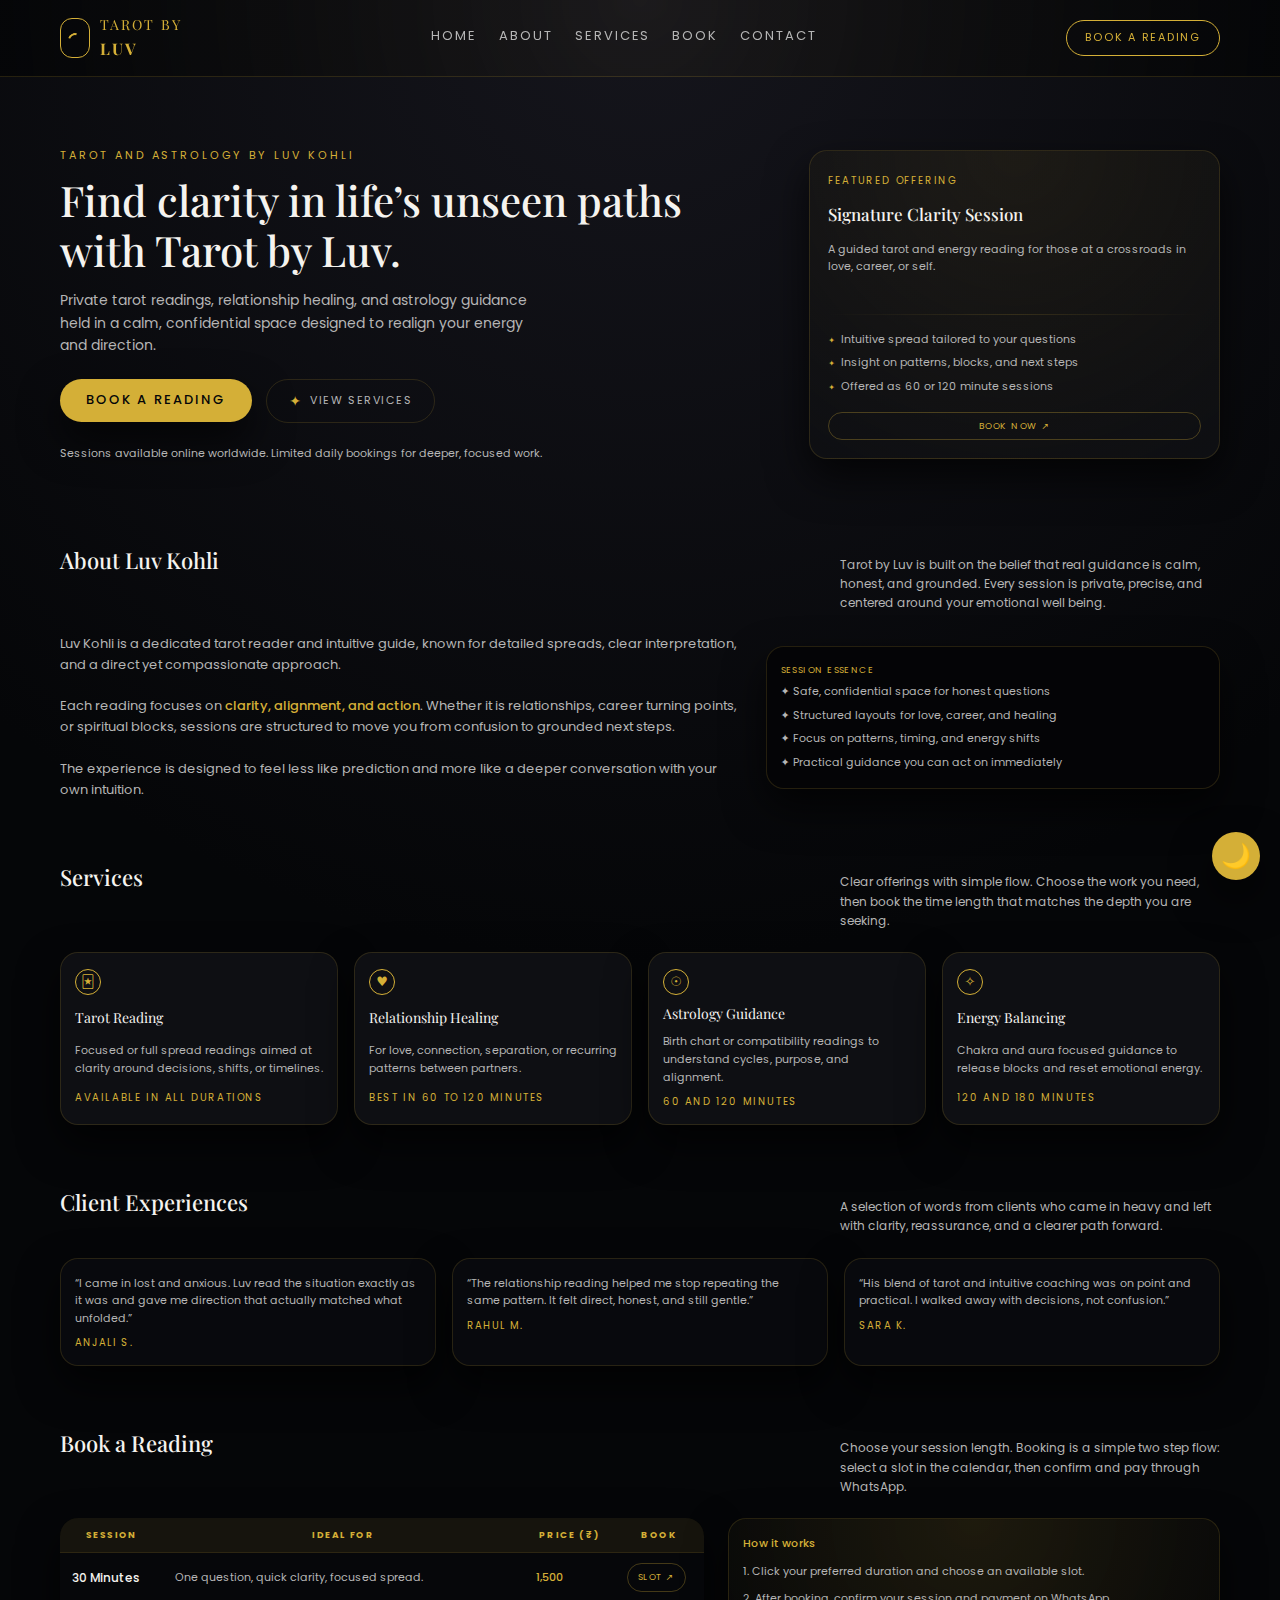
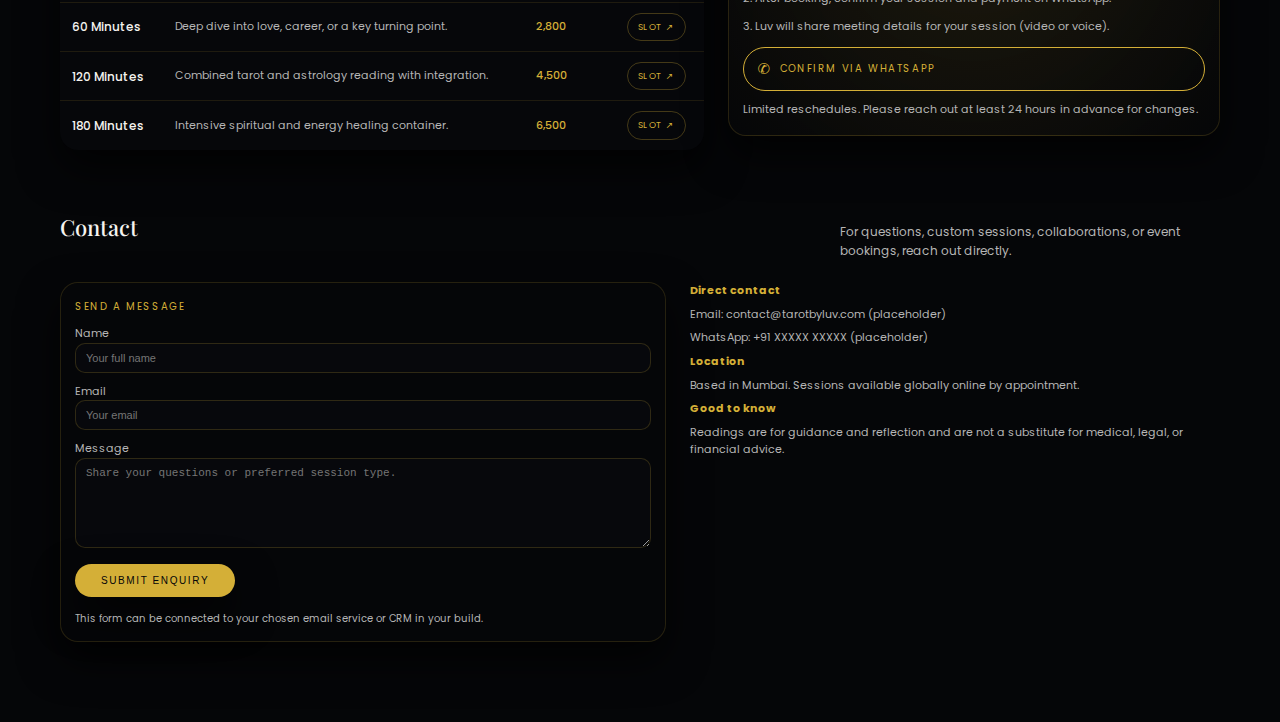
<file: index.html>
<!DOCTYPE html>
<html lang="en">
<head>
  <meta charset="UTF-8" />
  <title>Tarot by Luv | Tarot and Astrology Readings by Luv Kohli</title>
  <meta name="viewport" content="width=device-width, initial-scale=1.0" />
  <meta name="description" content="Tarot by Luv offers premium tarot readings, relationship healing, astrology guidance, and spiritual sessions by Luv Kohli. Book online with a refined, trusted experience." />

  <!-- Fonts -->
  <link href="https://fonts.googleapis.com/css2?family=Playfair+Display:wght@400;500;600;700&family=Poppins:wght@300;400;500;600&display=swap" rel="stylesheet" />

  <style>
    :root {
      --bg-main: #050608;
      --bg-soft: #0e0f13;
      --gold: #d4af37;
      --gold-soft: rgba(212, 175, 55, 0.16);
      --ivory: #f5f3ef;
      --text-main: #f7f7f7;
      --muted: #b5b5b5;
      --font-heading: "Playfair Display", serif;
      --font-body: "Poppins", system-ui, -apple-system, BlinkMacSystemFont, sans-serif;
      --radius-xl: 18px;
      --transition-fast: 0.25s ease;
      --shadow-soft: 0 18px 40px rgba(0, 0, 0, 0.7);
      --max-width: 1200px;
    }

    * {
      box-sizing: border-box;
      margin: 0;
      padding: 0;
    }

    body {
      font-family: var(--font-body);
      background: radial-gradient(circle at top, #15151c 0, var(--bg-main) 40%);
      color: var(--text-main);
      line-height: 1.6;
      -webkit-font-smoothing: antialiased;
      scroll-behavior: smooth;
    }

    a {
      color: inherit;
      text-decoration: none;
    }

    img {
      max-width: 100%;
      display: block;
    }

    /* Layout */

    .wrapper {
      max-width: var(--max-width);
      margin: 0 auto;
      padding: 0 20px 60px;
    }

    header {
      position: sticky;
      top: 0;
      z-index: 40;
      backdrop-filter: blur(16px);
      background: radial-gradient(circle at top, rgba(212, 175, 55, 0.04), rgba(5, 6, 8, 0.96));
      border-bottom: 1px solid rgba(212, 175, 55, 0.16);
    }

    .nav {
      max-width: var(--max-width);
      margin: 0 auto;
      padding: 14px 20px;
      display: flex;
      align-items: center;
      justify-content: space-between;
      gap: 18px;
    }

    .logo-lockup {
      display: flex;
      align-items: center;
      gap: 10px;
    }

    .logo-icon {
      width: 30px;
      height: 40px;
      border-radius: 12px;
      border: 1px solid var(--gold);
      display: flex;
      align-items: center;
      justify-content: center;
      position: relative;
      overflow: hidden;
    }

    .logo-icon span {
      width: 14px;
      height: 14px;
      border-radius: 50%;
      border: 2px solid var(--gold);
      border-color: var(--gold) transparent transparent transparent;
      transform: translateY(2px) rotate(-30deg);
    }

    .logo-text {
      display: flex;
      flex-direction: column;
      font-family: var(--font-heading);
      font-size: 14px;
      letter-spacing: 0.15em;
      color: var(--gold);
      text-transform: uppercase;
    }

    .logo-text strong {
      font-size: 16px;
      letter-spacing: 0.14em;
    }

    .nav-links {
      display: flex;
      gap: 22px;
      font-size: 13px;
      text-transform: uppercase;
      letter-spacing: 0.15em;
      color: var(--muted);
    }

    .nav-links a {
      position: relative;
      padding-bottom: 4px;
    }

    .nav-links a::after {
      content: "";
      position: absolute;
      left: 0;
      bottom: 0;
      width: 0;
      height: 1px;
      background: var(--gold);
      transition: width var(--transition-fast);
    }

    .nav-links a:hover {
      color: var(--gold);
    }

    .nav-links a:hover::after {
      width: 100%;
    }

    .nav-cta {
      padding: 8px 18px;
      border-radius: 999px;
      border: 1px solid var(--gold);
      color: var(--gold);
      font-size: 11px;
      text-transform: uppercase;
      letter-spacing: 0.16em;
      transition: all var(--transition-fast);
      background: transparent;
    }

    .nav-cta:hover {
      background: var(--gold);
      color: #050608;
      box-shadow: var(--shadow-soft);
    }

    /* Hero */

    .hero {
      padding: 70px 0 40px;
      display: grid;
      grid-template-columns: minmax(0, 1.9fr) minmax(260px, 1.1fr);
      gap: 40px;
      align-items: center;
    }

    .eyebrow {
      color: var(--gold);
      font-size: 11px;
      letter-spacing: 0.26em;
      text-transform: uppercase;
      margin-bottom: 10px;
    }

    .hero h1 {
      font-family: var(--font-heading);
      font-size: 42px;
      font-weight: 500;
      color: var(--ivory);
      line-height: 1.2;
      margin-bottom: 14px;
    }

    .hero p {
      color: var(--muted);
      font-size: 14px;
      max-width: 480px;
      margin-bottom: 22px;
    }

    .hero-actions {
      display: flex;
      flex-wrap: wrap;
      gap: 14px;
      align-items: center;
      margin-bottom: 22px;
    }

    .btn-primary {
      padding: 11px 26px;
      border-radius: 999px;
      border: none;
      background: var(--gold);
      color: #050608;
      font-size: 13px;
      font-weight: 500;
      letter-spacing: 0.16em;
      text-transform: uppercase;
      cursor: pointer;
      transition: all var(--transition-fast);
      box-shadow: var(--shadow-soft);
    }

    .btn-primary:hover {
      transform: translateY(-1px);
      box-shadow: 0 22px 50px rgba(0, 0, 0, 0.9);
    }

    .btn-ghost {
      padding: 10px 22px;
      border-radius: 999px;
      border: 1px solid var(--gold-soft);
      color: var(--muted);
      font-size: 11px;
      letter-spacing: 0.14em;
      text-transform: uppercase;
      background: transparent;
      cursor: pointer;
      display: inline-flex;
      align-items: center;
      gap: 8px;
      transition: all var(--transition-fast);
    }

    .btn-ghost span.icon {
      font-size: 14px;
      color: var(--gold);
    }

    .btn-ghost:hover {
      color: var(--gold);
      border-color: var(--gold);
      box-shadow: var(--shadow-soft);
    }

    .hero-note {
      font-size: 11px;
      color: var(--muted);
    }

    .hero-card {
      background: radial-gradient(circle at top, rgba(212, 175, 55, 0.08), var(--bg-soft));
      border-radius: var(--radius-xl);
      padding: 22px 18px 18px;
      border: 1px solid var(--gold-soft);
      box-shadow: var(--shadow-soft);
      display: flex;
      flex-direction: column;
      gap: 12px;
    }

    .hero-card-label {
      font-size: 10px;
      color: var(--gold);
      text-transform: uppercase;
      letter-spacing: 0.18em;
    }

    .hero-card h3 {
      font-family: var(--font-heading);
      font-size: 17px;
      font-weight: 500;
      color: var(--ivory);
    }

    .hero-card p {
      font-size: 11px;
      color: var(--muted);
    }

    .hero-card-divider {
      height: 1px;
      background: linear-gradient(to right, transparent, var(--gold-soft), transparent);
      margin: 4px 0;
    }

    .hero-card-list {
      list-style: none;
      display: grid;
      gap: 6px;
      font-size: 11px;
      color: var(--muted);
    }

    .hero-card-list li::before {
      content: "✦";
      margin-right: 6px;
      color: var(--gold);
      font-size: 8px;
    }

    /* Sections */

    section {
      padding: 40px 0 20px;
    }

    .section-header {
      display: flex;
      align-items: baseline;
      justify-content: space-between;
      gap: 16px;
      margin-bottom: 22px;
    }

    .section-title {
      font-family: var(--font-heading);
      font-size: 22px;
      font-weight: 500;
      color: var(--ivory);
    }

    .section-sub {
      font-size: 12px;
      color: var(--muted);
      max-width: 380px;
    }

    /* About */

    .about-grid {
      display: grid;
      grid-template-columns: minmax(0, 1.8fr) minmax(220px, 1.2fr);
      gap: 24px;
      align-items: center;
    }

    .about-text {
      font-size: 13px;
      color: var(--muted);
    }

    .about-highlight {
      color: var(--gold);
      font-weight: 500;
    }

    .about-card {
      border-radius: var(--radius-xl);
      border: 1px solid var(--gold-soft);
      padding: 16px 14px;
      background: rgba(4, 4, 6, 0.98);
      display: grid;
      gap: 6px;
      font-size: 11px;
      color: var(--muted);
      box-shadow: var(--shadow-soft);
    }

    .about-card-label {
      font-size: 9px;
      letter-spacing: 0.16em;
      text-transform: uppercase;
      color: var(--gold);
    }

    /* Services */

    .services-grid {
      display: grid;
      grid-template-columns: repeat(4, minmax(0, 1fr));
      gap: 16px;
    }

    .service-card {
      padding: 16px 14px 14px;
      border-radius: var(--radius-xl);
      border: 1px solid var(--gold-soft);
      background: var(--bg-soft);
      box-shadow: var(--shadow-soft);
      display: grid;
      gap: 8px;
      transition: all var(--transition-fast);
    }

    .service-icon {
      width: 26px;
      height: 26px;
      border-radius: 999px;
      border: 1px solid var(--gold);
      display: flex;
      align-items: center;
      justify-content: center;
      font-size: 13px;
      color: var(--gold);
    }

    .service-title {
      font-family: var(--font-heading);
      font-size: 14px;
      color: var(--ivory);
    }

    .service-text {
      font-size: 11px;
      color: var(--muted);
    }

    .service-link {
      font-size: 10px;
      text-transform: uppercase;
      color: var(--gold);
      letter-spacing: 0.16em;
    }

    .service-card:hover {
      transform: translateY(-3px);
      border-color: var(--gold);
      box-shadow: 0 20px 40px rgba(0, 0, 0, 0.9);
    }

    /* Testimonials */

    .testimonials-grid {
      display: grid;
      grid-template-columns: repeat(3, minmax(0, 1fr));
      gap: 16px;
    }

    .testimonial-card {
      padding: 16px 14px 14px;
      border-radius: var(--radius-xl);
      background: #08090d;
      border: 1px solid var(--gold-soft);
      font-size: 11px;
      color: var(--muted);
      box-shadow: var(--shadow-soft);
    }

    .testimonial-name {
      margin-top: 8px;
      font-size: 10px;
      color: var(--gold);
      letter-spacing: 0.12em;
      text-transform: uppercase;
    }

    /* Booking */

    .booking-wrap {
      display: grid;
      grid-template-columns: minmax(0, 1.7fr) minmax(260px, 1.3fr);
      gap: 24px;
      align-items: flex-start;
    }

    .booking-table {
      width: 100%;
      border-collapse: collapse;
      font-size: 11px;
      color: var(--muted);
      background: #06070a;
      border-radius: var(--radius-xl);
      overflow: hidden;
      box-shadow: var(--shadow-soft);
    }

    .booking-table thead {
      background: rgba(212, 175, 55, 0.08);
      color: var(--gold);
      text-transform: uppercase;
      letter-spacing: 0.16em;
      font-size: 9px;
    }

    .booking-table th,
    .booking-table td {
      padding: 10px 12px;
      border-bottom: 1px solid rgba(212, 175, 55, 0.12);
    }

    .booking-table tr:last-child td {
      border-bottom: none;
    }

    .booking-tier-title {
      font-weight: 500;
      color: var(--ivory);
      font-size: 12px;
    }

    .booking-price {
      color: var(--gold);
      font-weight: 500;
      white-space: nowrap;
    }

    .booking-cta-link {
      font-size: 9px;
      text-transform: uppercase;
      letter-spacing: 0.16em;
      color: var(--gold);
      padding: 6px 10px;
      border-radius: 999px;
      border: 1px solid rgba(212, 175, 55, 0.3);
      display: inline-flex;
      align-items: center;
      justify-content: center;
      gap: 4px;
      transition: all var(--transition-fast);
    }

    .booking-cta-link:hover {
      background: var(--gold);
      color: #050608;
      box-shadow: var(--shadow-soft);
    }

    .booking-side {
      padding: 16px 14px;
      border-radius: var(--radius-xl);
      background: radial-gradient(circle at top, rgba(212, 175, 55, 0.12), #050608);
      border: 1px solid var(--gold-soft);
      box-shadow: var(--shadow-soft);
      font-size: 11px;
      color: var(--muted);
      display: grid;
      gap: 10px;
    }

    .booking-side strong {
      color: var(--gold);
      font-weight: 500;
    }

    .whatsapp-button {
      margin-top: 2px;
      padding: 9px 14px;
      border-radius: 999px;
      border: 1px solid var(--gold);
      color: var(--gold);
      display: inline-flex;
      align-items: center;
      gap: 8px;
      font-size: 10px;
      text-transform: uppercase;
      letter-spacing: 0.16em;
      transition: all var(--transition-fast);
    }

    .whatsapp-button span {
      font-size: 15px;
    }

    .whatsapp-button:hover {
      background: var(--gold);
      color: #050608;
      box-shadow: var(--shadow-soft);
    }

    /* Contact */

    .contact-grid {
      display: grid;
      grid-template-columns: minmax(0, 1.6fr) minmax(220px, 1.4fr);
      gap: 24px;
      align-items: flex-start;
    }

    .contact-form {
      display: grid;
      gap: 10px;
      padding: 16px 14px 14px;
      background: #050608;
      border-radius: var(--radius-xl);
      border: 1px solid var(--gold-soft);
      box-shadow: var(--shadow-soft);
      font-size: 11px;
      color: var(--muted);
    }

    .contact-label {
      font-size: 10px;
      color: var(--gold);
      text-transform: uppercase;
      letter-spacing: 0.16em;
    }

    .contact-input,
    .contact-textarea {
      width: 100%;
      padding: 8px 10px;
      border-radius: 10px;
      border: 1px solid rgba(212, 175, 55, 0.2);
      background: #07080c;
      color: var(--text-main);
      font-size: 11px;
      outline: none;
      transition: all var(--transition-fast);
    }

    .contact-input:focus,
    .contact-textarea:focus {
      border-color: var(--gold);
      box-shadow: var(--shadow-soft);
    }

    .contact-textarea {
      min-height: 90px;
      resize: vertical;
    }

    .contact-note {
      font-size: 10px;
      color: var(--muted);
      margin-top: 4px;
    }

    .contact-side {
      font-size: 11px;
      color: var(--muted);
      display: grid;
      gap: 6px;
    }

    .contact-side strong {
      color: var(--gold);
    }

    /* Floating WhatsApp */

    .floating-wa {
      position: fixed;
      bottom: 20px;
      right: 20px;
      z-index: 50;
    }

    .floating-wa a {
      width: 48px;
      height: 48px;
      border-radius: 999px;
      background: var(--gold);
      display: flex;
      align-items: center;
      justify-content: center;
      color: #050608;
      font-size: 24px;
      box-shadow: var(--shadow-soft);
      transition: all var(--transition-fast);
    }

    .floating-wa a:hover {
      transform: translateY(-2px) scale(1.04);
      box-shadow: 0 24px 60px rgba(0, 0, 0, 0.96);
    }

    /* Responsive */

    @media (max-width: 900px) {
      .hero,
      .about-grid,
      .services-grid,
      .booking-wrap,
      .contact-grid {
        grid-template-columns: 1fr;
      }

      .services-grid {
        grid-template-columns: repeat(2, minmax(0, 1fr));
      }

      .testimonials-grid {
        grid-template-columns: repeat(2, minmax(0, 1fr));
      }

      .nav-links {
        display: none;
      }
    }

    @media (max-width: 600px) {
      .services-grid,
      .testimonials-grid {
        grid-template-columns: 1fr;
      }

      .hero h1 {
        font-size: 32px;
      }
    }
  </style>
</head>

<body>
  <!-- Floating WhatsApp (update number) -->
  <div class="floating-wa">
    <a href="https://wa.me/91XXXXXXXXXX?text=Hi%20I%27d%20like%20to%20book%20a%20reading%20with%20Luv" aria-label="Chat on WhatsApp">
      🌙
    </a>
  </div>

  <!-- Header -->
  <header>
    <nav class="nav">
      <div class="logo-lockup">
        <div class="logo-icon">
          <span></span>
        </div>
        <div class="logo-text">
          <span>TAROT BY</span>
          <strong>LUV</strong>
        </div>
      </div>
      <div class="nav-links">
        <a href="#home">Home</a>
        <a href="#about">About</a>
        <a href="#services">Services</a>
        <a href="#booking">Book</a>
        <a href="#contact">Contact</a>
      </div>
      <a href="#booking" class="nav-cta">Book a Reading</a>
    </nav>
  </header>

  <main class="wrapper">
    <!-- Hero -->
    <section id="home" class="hero">
      <div>
        <div class="eyebrow">Tarot and Astrology by Luv Kohli</div>
        <h1>Find clarity in life’s unseen paths with Tarot by Luv.</h1>
        <p>
          Private tarot readings, relationship healing, and astrology guidance held in a calm,
          confidential space designed to realign your energy and direction.
        </p>
        <div class="hero-actions">
          <a href="#booking" class="btn-primary">Book a Reading</a>
          <a href="#services" class="btn-ghost">
            <span class="icon">✦</span> View Services
          </a>
        </div>
        <div class="hero-note">
          Sessions available online worldwide. Limited daily bookings for deeper, focused work.
        </div>
      </div>

      <aside class="hero-card">
        <div class="hero-card-label">Featured Offering</div>
        <h3>Signature Clarity Session</h3>
        <p>
          A guided tarot and energy reading for those at a crossroads in love, career, or self.
        </p>
        <div class="hero-card-divider"></div>
        <ul class="hero-card-list">
          <li>Intuitive spread tailored to your questions</li>
          <li>Insight on patterns, blocks, and next steps</li>
          <li>Offered as 60 or 120 minute sessions</li>
        </ul>
        <a href="#booking" class="booking-cta-link" style="margin-top:4px; justify-self:flex-start;">
          Book now <span>↗</span>
        </a>
      </aside>
    </section>

    <!-- About -->
    <section id="about">
      <div class="section-header">
        <h2 class="section-title">About Luv Kohli</h2>
        <p class="section-sub">
          Tarot by Luv is built on the belief that real guidance is calm, honest, and grounded.
          Every session is private, precise, and centered around your emotional well being.
        </p>
      </div>

      <div class="about-grid">
        <div class="about-text">
          <p>
            Luv Kohli is a dedicated tarot reader and intuitive guide, known for detailed spreads,
            clear interpretation, and a direct yet compassionate approach.
          </p>
          <br />
          <p>
            Each reading focuses on <span class="about-highlight">clarity, alignment, and action</span>.
            Whether it is relationships, career turning points, or spiritual blocks,
            sessions are structured to move you from confusion to grounded next steps.
          </p>
          <br />
          <p>
            The experience is designed to feel less like prediction and more like a
            deeper conversation with your own intuition.
          </p>
        </div>

        <div class="about-card">
          <div class="about-card-label">Session Essence</div>
          <div>✦ Safe, confidential space for honest questions</div>
          <div>✦ Structured layouts for love, career, and healing</div>
          <div>✦ Focus on patterns, timing, and energy shifts</div>
          <div>✦ Practical guidance you can act on immediately</div>
        </div>
      </div>
    </section>

    <!-- Services -->
    <section id="services">
      <div class="section-header">
        <h2 class="section-title">Services</h2>
        <p class="section-sub">
          Clear offerings with simple flow. Choose the work you need, then book the time length
          that matches the depth you are seeking.
        </p>
      </div>

      <div class="services-grid">
        <div class="service-card">
          <div class="service-icon">🃏</div>
          <div class="service-title">Tarot Reading</div>
          <div class="service-text">
            Focused or full spread readings aimed at clarity around decisions, shifts, or timelines.
          </div>
          <div class="service-link">Available in all durations</div>
        </div>

        <div class="service-card">
          <div class="service-icon">♥</div>
          <div class="service-title">Relationship Healing</div>
          <div class="service-text">
            For love, connection, separation, or recurring patterns between partners.
          </div>
          <div class="service-link">Best in 60 to 120 minutes</div>
        </div>

        <div class="service-card">
          <div class="service-icon">☉</div>
          <div class="service-title">Astrology Guidance</div>
          <div class="service-text">
            Birth chart or compatibility readings to understand cycles, purpose, and alignment.
          </div>
          <div class="service-link">60 and 120 minutes</div>
        </div>

        <div class="service-card">
          <div class="service-icon">✧</div>
          <div class="service-title">Energy Balancing</div>
          <div class="service-text">
            Chakra and aura focused guidance to release blocks and reset emotional energy.
          </div>
          <div class="service-link">120 and 180 minutes</div>
        </div>
      </div>
    </section>

    <!-- Testimonials -->
    <section id="testimonials">
      <div class="section-header">
        <h2 class="section-title">Client Experiences</h2>
        <p class="section-sub">
          A selection of words from clients who came in heavy and left with clarity, reassurance,
          and a clearer path forward.
        </p>
      </div>

      <div class="testimonials-grid">
        <div class="testimonial-card">
          “I came in lost and anxious. Luv read the situation exactly as it was and
          gave me direction that actually matched what unfolded.”
          <div class="testimonial-name">Anjali S.</div>
        </div>
        <div class="testimonial-card">
          “The relationship reading helped me stop repeating the same pattern.
          It felt direct, honest, and still gentle.”
          <div class="testimonial-name">Rahul M.</div>
        </div>
        <div class="testimonial-card">
          “His blend of tarot and intuitive coaching was on point and practical.
          I walked away with decisions, not confusion.”
          <div class="testimonial-name">Sara K.</div>
        </div>
      </div>
    </section>

    <!-- Booking -->
    <section id="booking">
      <div class="section-header">
        <h2 class="section-title">Book a Reading</h2>
        <p class="section-sub">
          Choose your session length. Booking is a simple two step flow:
          select a slot in the calendar, then confirm and pay through WhatsApp.
        </p>
      </div>

      <div class="booking-wrap">
        <table class="booking-table">
          <thead>
            <tr>
              <th>Session</th>
              <th>Ideal for</th>
              <th>Price (₹)</th>
              <th>Book</th>
            </tr>
          </thead>
          <tbody>
            <tr>
              <td>
                <div class="booking-tier-title">30 Minutes</div>
              </td>
              <td>One question, quick clarity, focused spread.</td>
              <td class="booking-price">1,500</td>
              <td>
                <a class="booking-cta-link"
                   href="YOUR_30_MIN_GOOGLE_CALENDAR_LINK"
                   target="_blank">
                  Slot ↗
                </a>
              </td>
            </tr>
            <tr>
              <td>
                <div class="booking-tier-title">60 Minutes</div>
              </td>
              <td>Deep dive into love, career, or a key turning point.</td>
              <td class="booking-price">2,800</td>
              <td>
                <a class="booking-cta-link"
                   href="YOUR_60_MIN_GOOGLE_CALENDAR_LINK"
                   target="_blank">
                  Slot ↗
                </a>
              </td>
            </tr>
            <tr>
              <td>
                <div class="booking-tier-title">120 Minutes</div>
              </td>
              <td>Combined tarot and astrology reading with integration.</td>
              <td class="booking-price">4,500</td>
              <td>
                <a class="booking-cta-link"
                   href="YOUR_120_MIN_GOOGLE_CALENDAR_LINK"
                   target="_blank">
                  Slot ↗
                </a>
              </td>
            </tr>
            <tr>
              <td>
                <div class="booking-tier-title">180 Minutes</div>
              </td>
              <td>Intensive spiritual and energy healing container.</td>
              <td class="booking-price">6,500</td>
              <td>
                <a class="booking-cta-link"
                   href="YOUR_180_MIN_GOOGLE_CALENDAR_LINK"
                   target="_blank">
                  Slot ↗
                </a>
              </td>
            </tr>
          </tbody>
        </table>

        <aside class="booking-side">
          <div><strong>How it works</strong></div>
          <div>1. Click your preferred duration and choose an available slot.</div>
          <div>2. After booking, confirm your session and payment on WhatsApp.</div>
          <div>3. Luv will share meeting details for your session (video or voice).</div>
          <a class="whatsapp-button"
             href="https://wa.me/91XXXXXXXXXX?text=Hi%20I%27ve%20booked%20a%20session%20with%20Luv%20and%20would%20like%20to%20confirm%20payment."
             target="_blank">
            <span>✆</span> Confirm via WhatsApp
          </a>
          <div class="booking-note">
            Limited reschedules. Please reach out at least 24 hours in advance for changes.
          </div>
        </aside>
      </div>
    </section>

    <!-- Contact -->
    <section id="contact">
      <div class="section-header">
        <h2 class="section-title">Contact</h2>
        <p class="section-sub">
          For questions, custom sessions, collaborations, or event bookings, reach out directly.
        </p>
      </div>

      <div class="contact-grid">
        <form class="contact-form">
          <div class="contact-label">Send a message</div>

          <label>
            Name
            <input class="contact-input" type="text" name="name" placeholder="Your full name" />
          </label>

          <label>
            Email
            <input class="contact-input" type="email" name="email" placeholder="Your email" />
          </label>

          <label>
            Message
            <textarea class="contact-textarea" name="message" placeholder="Share your questions or preferred session type."></textarea>
          </label>

          <button type="submit" class="btn-primary" style="font-size:10px; width:max-content;">
            Submit enquiry
          </button>

          <div class="contact-note">
            This form can be connected to your chosen email service or CRM in your build.
          </div>
        </form>

        <div class="contact-side">
          <div><strong>Direct contact</strong></div>
          <div>Email: contact@tarotbyluv.com (placeholder)</div>
          <div>WhatsApp: +91 XXXXX XXXXX (placeholder)</div>
          <div><strong>Location</strong></div>
          <div>Based in Mumbai. Sessions available globally online by appointment.</div>
          <div><strong>Good to know</strong></div>
          <div>
            Readings are for guidance and reflection and are not a substitute for medical, legal, or financial advice.
          </div>
        </div>
      </div>
    </section>
  </main>
</body>
</html>
</file>
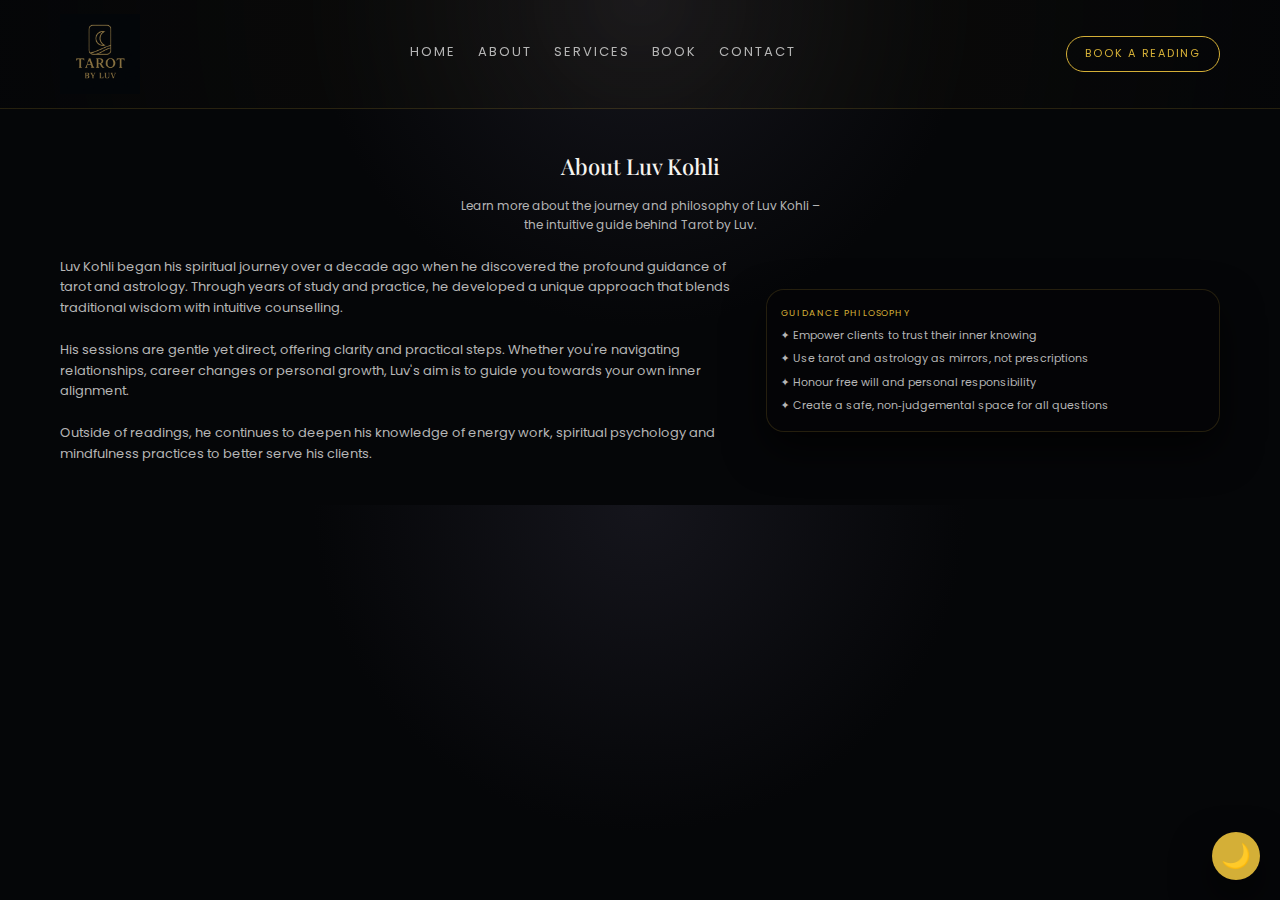
<file: about.html>
<!DOCTYPE html>
<html lang="en">
<head>
  <meta charset="UTF-8" />
  <title>About – Tarot by Luv</title>
  <meta name="viewport" content="width=device-width, initial-scale=1.0" />
  <meta name="description" content="Learn about Luv Kohli, the intuitive guide behind Tarot by Luv. Discover his philosophy and journey into tarot, astrology and healing." />
  <link href="https://fonts.googleapis.com/css2?family=Playfair+Display:wght@400;500;600;700&family=Poppins:wght@300;400;500;600&display=swap" rel="stylesheet" />
  <link rel="stylesheet" href="style.css" />
</head>
<body>
  <!-- Floating WhatsApp Button -->
  <div class="floating-wa">
    <a href="https://wa.me/91XXXXXXXXXX?text=Hi%20I%20would%20like%20to%20learn%20more%20about%20your%20services" aria-label="Chat on WhatsApp">🌙</a>
  </div>
  
  <!-- Header -->
  <header>
    <nav class="nav">
      <div class="logo-lockup">
        <img src="logo.png" alt="Tarot by Luv logo" class="logo-img" />
      </div>
      <div class="nav-links">
        <a href="index.html">Home</a>
        <a href="about.html">About</a>
        <a href="services.html">Services</a>
        <a href="book.html">Book</a>
        <a href="contact.html">Contact</a>
      </div>
      <a href="book.html" class="nav-cta">Book a Reading</a>
    </nav>
  </header>

  <main class="wrapper">
    <section id="about-page">
      <div class="section-header">
        <h2 class="section-title">About Luv Kohli</h2>
        <p class="section-sub">
          Learn more about the journey and philosophy of Luv Kohli – the intuitive guide behind
          Tarot by Luv.
        </p>
      </div>
      <div class="about-grid">
        <div class="about-text">
          <p>
            Luv Kohli began his spiritual journey over a decade ago when he discovered the
            profound guidance of tarot and astrology. Through years of study and practice, he
            developed a unique approach that blends traditional wisdom with intuitive
            counselling.
          </p>
          <br />
          <p>
            His sessions are gentle yet direct, offering clarity and practical steps. Whether
            you're navigating relationships, career changes or personal growth, Luv's aim is
            to guide you towards your own inner alignment.
          </p>
          <br />
          <p>
            Outside of readings, he continues to deepen his knowledge of energy work, spiritual
            psychology and mindfulness practices to better serve his clients.
          </p>
        </div>
        <div class="about-card">
          <div class="about-card-label">Guidance Philosophy</div>
          <div>✦ Empower clients to trust their inner knowing</div>
          <div>✦ Use tarot and astrology as mirrors, not prescriptions</div>
          <div>✦ Honour free will and personal responsibility</div>
          <div>✦ Create a safe, non‑judgemental space for all questions</div>
        </div>
      </div>
    </section>
  </main>
</body>
</html>
</file>
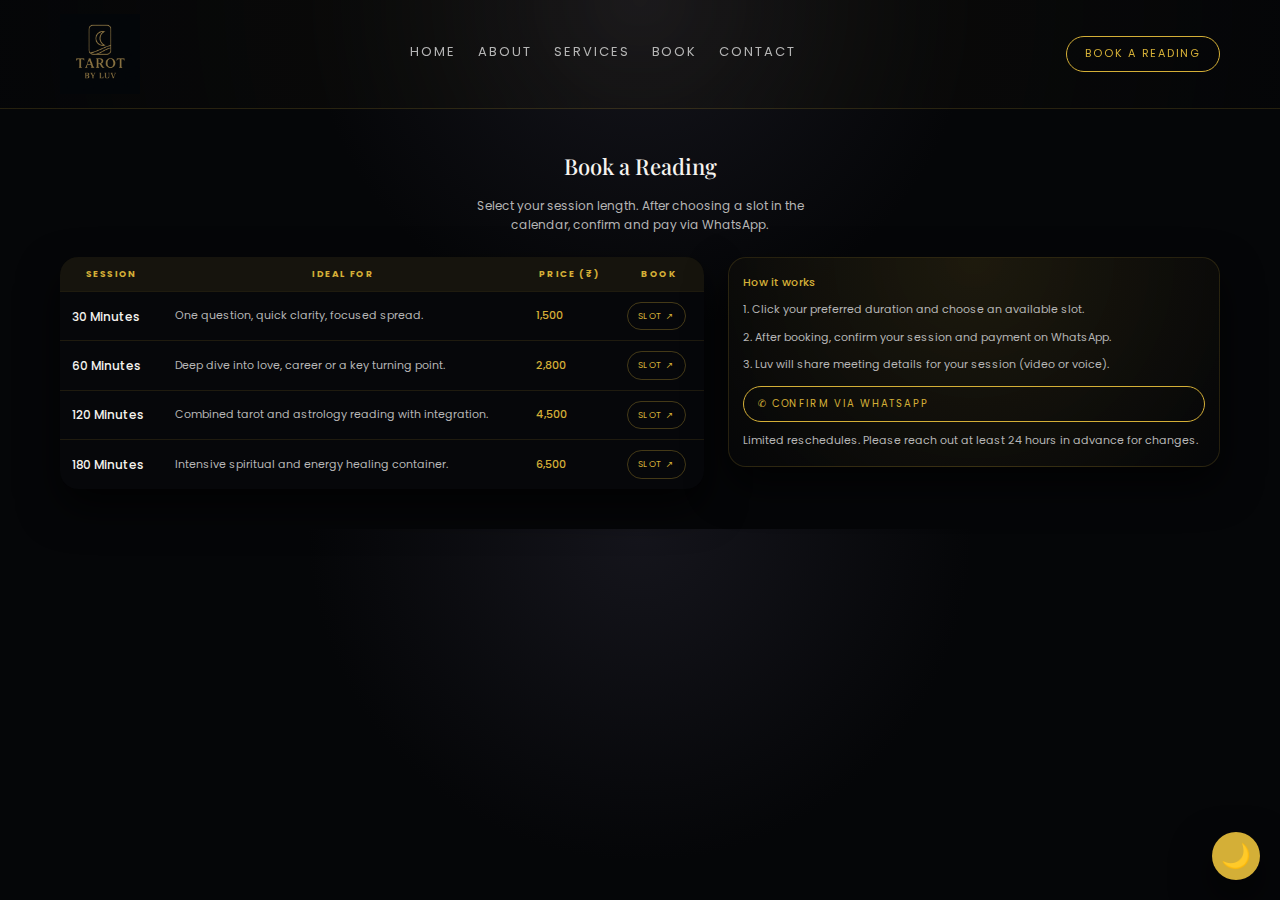
<file: book.html>
<!DOCTYPE html>
<html lang="en">
<head>
  <meta charset="UTF-8" />
  <title>Book a Reading – Tarot by Luv</title>
  <meta name="viewport" content="width=device-width, initial-scale=1.0" />
  <meta name="description" content="Book your tarot or healing session with Luv Kohli. Choose from 30 minute to 3 hour sessions designed to bring clarity and alignment." />
  <link href="https://fonts.googleapis.com/css2?family=Playfair+Display:wght@400;500;600;700&family=Poppins:wght@300;400;500;600&display=swap" rel="stylesheet" />
  <link rel="stylesheet" href="style.css" />
</head>
<body>
  <div class="floating-wa">
    <a href="https://wa.me/91XXXXXXXXXX?text=Hi%20I%20would%20like%20to%20confirm%20my%20session%20with%20Luv" aria-label="Chat on WhatsApp">🌙</a>
  </div>

  <!-- Header -->
  <header>
    <nav class="nav">
      <div class="logo-lockup">
        <img src="logo.png" alt="Tarot by Luv logo" class="logo-img" />
      </div>
      <div class="nav-links">
        <a href="index.html">Home</a>
        <a href="about.html">About</a>
        <a href="services.html">Services</a>
        <a href="book.html">Book</a>
        <a href="contact.html">Contact</a>
      </div>
      <a href="book.html" class="nav-cta">Book a Reading</a>
    </nav>
  </header>

  <main class="wrapper">
    <section id="book-page">
      <div class="section-header">
        <h2 class="section-title">Book a Reading</h2>
        <p class="section-sub">
          Select your session length. After choosing a slot in the calendar, confirm and pay
          via WhatsApp.
        </p>
      </div>
      <div class="booking-wrap">
        <table class="booking-table">
          <thead>
            <tr>
              <th>Session</th>
              <th>Ideal for</th>
              <th>Price (₹)</th>
              <th>Book</th>
            </tr>
          </thead>
          <tbody>
            <tr>
              <td><div class="booking-tier-title">30 Minutes</div></td>
              <td>One question, quick clarity, focused spread.</td>
              <td class="booking-price">1,500</td>
              <td><a class="booking-cta-link" href="YOUR_30_MIN_GOOGLE_CALENDAR_LINK" target="_blank">Slot ↗</a></td>
            </tr>
            <tr>
              <td><div class="booking-tier-title">60 Minutes</div></td>
              <td>Deep dive into love, career or a key turning point.</td>
              <td class="booking-price">2,800</td>
              <td><a class="booking-cta-link" href="YOUR_60_MIN_GOOGLE_CALENDAR_LINK" target="_blank">Slot ↗</a></td>
            </tr>
            <tr>
              <td><div class="booking-tier-title">120 Minutes</div></td>
              <td>Combined tarot and astrology reading with integration.</td>
              <td class="booking-price">4,500</td>
              <td><a class="booking-cta-link" href="YOUR_120_MIN_GOOGLE_CALENDAR_LINK" target="_blank">Slot ↗</a></td>
            </tr>
            <tr>
              <td><div class="booking-tier-title">180 Minutes</div></td>
              <td>Intensive spiritual and energy healing container.</td>
              <td class="booking-price">6,500</td>
              <td><a class="booking-cta-link" href="YOUR_180_MIN_GOOGLE_CALENDAR_LINK" target="_blank">Slot ↗</a></td>
            </tr>
          </tbody>
        </table>
        <aside class="booking-side">
          <div><strong>How it works</strong></div>
          <div>1. Click your preferred duration and choose an available slot.</div>
          <div>2. After booking, confirm your session and payment on WhatsApp.</div>
          <div>3. Luv will share meeting details for your session (video or voice).</div>
          <a class="whatsapp-button" href="https://wa.me/91XXXXXXXXXX?text=Hi%20I%27ve%20booked%20a%20session%20with%20Luv%20and%20would%20like%20to%20confirm%20payment." target="_blank">
            ✆ Confirm via WhatsApp
          </a>
          <div class="booking-note">
            Limited reschedules. Please reach out at least 24 hours in advance for changes.
          </div>
        </aside>
      </div>
    </section>
  </main>
</body>
</html>
</file>
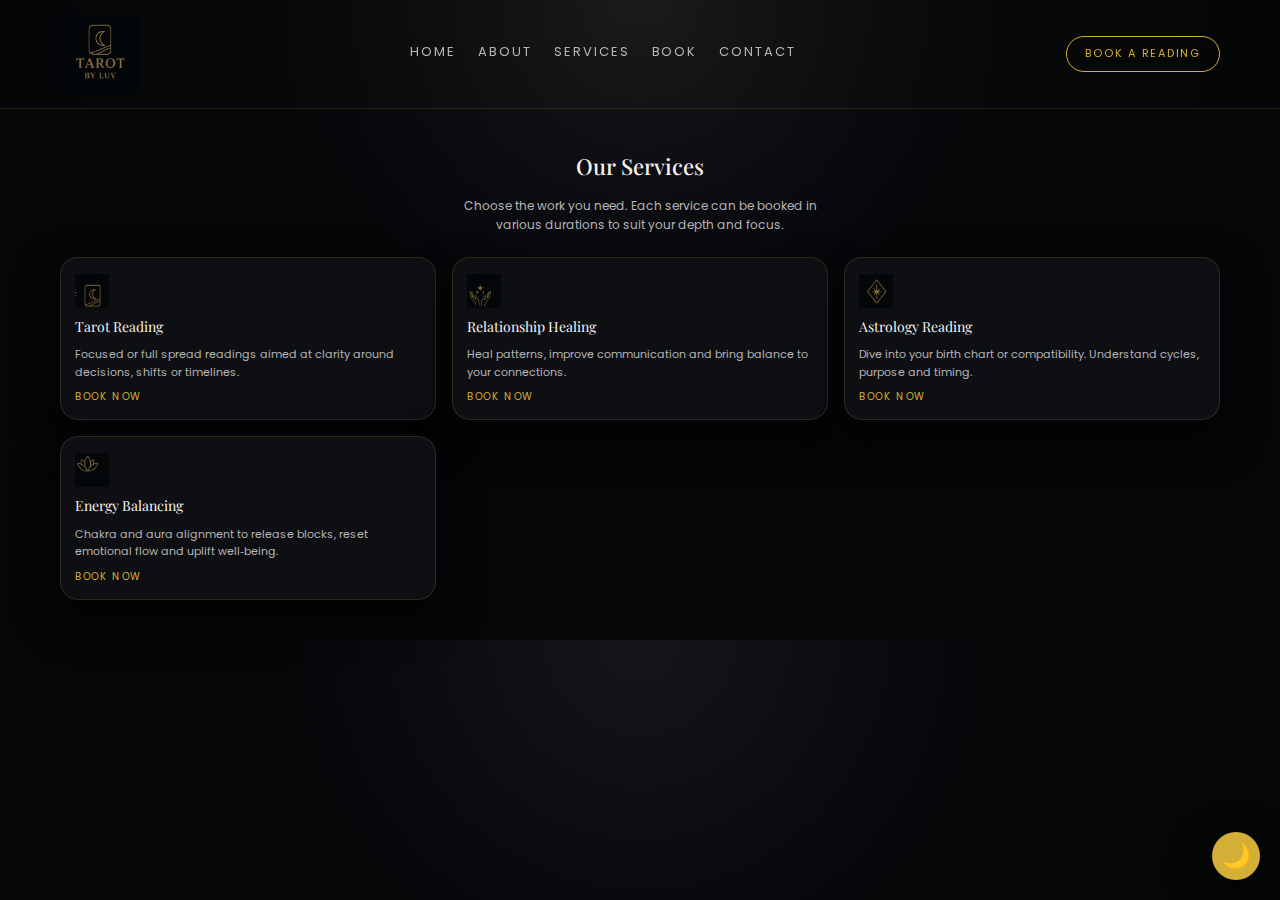
<file: services.html>
<!DOCTYPE html>
<html lang="en">
<head>
  <meta charset="UTF-8" />
  <title>Services – Tarot by Luv</title>
  <meta name="viewport" content="width=device-width, initial-scale=1.0" />
  <meta name="description" content="Explore the spiritual services offered by Tarot by Luv. Choose from tarot readings, relationship healing, astrology sessions and energy balancing." />
  <link href="https://fonts.googleapis.com/css2?family=Playfair+Display:wght@400;500;600;700&family=Poppins:wght@300;400;500;600&display=swap" rel="stylesheet" />
  <link rel="stylesheet" href="style.css" />
</head>
<body>
  <div class="floating-wa">
    <a href="https://wa.me/91XXXXXXXXXX?text=Hi%20I%20have%20a%20question%20about%20your%20services" aria-label="Chat on WhatsApp">🌙</a>
  </div>

  <!-- Header -->
  <header>
    <nav class="nav">
      <div class="logo-lockup">
        <img src="logo.png" alt="Tarot by Luv logo" class="logo-img" />
      </div>
      <div class="nav-links">
        <a href="index.html">Home</a>
        <a href="about.html">About</a>
        <a href="services.html">Services</a>
        <a href="book.html">Book</a>
        <a href="contact.html">Contact</a>
      </div>
      <a href="book.html" class="nav-cta">Book a Reading</a>
    </nav>
  </header>

  <main class="wrapper">
    <section id="services-page">
      <div class="section-header">
        <h2 class="section-title">Our Services</h2>
        <p class="section-sub">
          Choose the work you need. Each service can be booked in various durations to
          suit your depth and focus.
        </p>
      </div>
      <div class="services-grid">
        <!-- Tarot Reading -->
        <div class="service-card">
          <img src="icon2.png" alt="Tarot icon" style="height:34px; width:34px;" />
          <div class="service-title">Tarot Reading</div>
          <div class="service-text">
            Focused or full spread readings aimed at clarity around decisions, shifts or
            timelines.
          </div>
          <a href="book.html" class="service-link">Book Now</a>
        </div>
        <!-- Relationship Healing -->
        <div class="service-card">
          <img src="icon3.png" alt="Relationship icon" style="height:34px; width:34px;" />
          <div class="service-title">Relationship Healing</div>
          <div class="service-text">
            Heal patterns, improve communication and bring balance to your connections.
          </div>
          <a href="book.html" class="service-link">Book Now</a>
        </div>
        <!-- Astrology Reading -->
        <div class="service-card">
          <img src="icon5.png" alt="Astrology icon" style="height:34px; width:34px;" />
          <div class="service-title">Astrology Reading</div>
          <div class="service-text">
            Dive into your birth chart or compatibility. Understand cycles, purpose and
            timing.
          </div>
          <a href="book.html" class="service-link">Book Now</a>
        </div>
        <!-- Energy Balancing -->
        <div class="service-card">
          <img src="icon9.png" alt="Energy icon" style="height:34px; width:34px;" />
          <div class="service-title">Energy Balancing</div>
          <div class="service-text">
            Chakra and aura alignment to release blocks, reset emotional flow and uplift
            well‑being.
          </div>
          <a href="book.html" class="service-link">Book Now</a>
        </div>
      </div>
    </section>
  </main>
</body>
</html>
</file>
<file: style.css>
/* Global variables and base styles */
:root {
  --bg-main: #050608;
  --bg-soft: #0e0f13;
  --gold: #d4af37;
  --gold-soft: rgba(212, 175, 55, 0.16);
  --ivory: #f5f3ef;
  --text-main: #f7f7f7;
  --muted: #b5b5b5;
  --font-heading: "Playfair Display", serif;
  --font-body: "Poppins", system-ui, -apple-system, BlinkMacSystemFont, sans-serif;
  --radius-xl: 18px;
  --transition-fast: 0.25s ease;
  --shadow-soft: 0 18px 40px rgba(0, 0, 0, 0.7);
  --max-width: 1200px;
}

* {
  box-sizing: border-box;
  margin: 0;
  padding: 0;
}

body {
  font-family: var(--font-body);
  background: radial-gradient(circle at top, #15151c 0, var(--bg-main) 40%);
  color: var(--text-main);
  line-height: 1.6;
  -webkit-font-smoothing: antialiased;
  scroll-behavior: smooth;

  /* Prevent horizontal overflow on mobile devices */
  overflow-x: hidden;
}

a {
  color: inherit;
  text-decoration: none;
}

img {
  max-width: 100%;
  display: block;
}

/* Layout */

.wrapper {
  max-width: var(--max-width);
  margin: 0 auto;
/* Reduced bottom padding to avoid large empty space on shorter pages */
  /* Reduce bottom padding further to minimize large empty space on shorter pages */
  padding: 0 20px 20px;
}

header {
  position: sticky;
  top: 0;
  z-index: 40;
  backdrop-filter: blur(16px);
  background: radial-gradient(circle at top, rgba(212, 175, 55, 0.04), rgba(5, 6, 8, 0.96));
  border-bottom: 1px solid rgba(212, 175, 55, 0.16);
}

.nav {
  max-width: var(--max-width);
  margin: 0 auto;
  padding: 14px 20px;
  display: flex;
  align-items: center;
  justify-content: space-between;
  gap: 18px;
}

.logo-lockup {
  display: flex;
  align-items: center;
  gap: 10px;
}

/* Logo image */
/* Larger logo for improved brand visibility */
.logo-img {
  height: 80px;
  width: auto;
}

.nav-links {
  display: flex;
  gap: 22px;
  font-size: 13px;
  text-transform: uppercase;
  letter-spacing: 0.15em;
  color: var(--muted);
}

.nav-links a {
  position: relative;
  padding-bottom: 4px;
}

.nav-links a::after {
  content: "";
  position: absolute;
  left: 0;
  bottom: 0;
  width: 0;
  height: 1px;
  background: var(--gold);
  transition: width var(--transition-fast);
}

.nav-links a:hover {
  color: var(--gold);
}

.nav-links a:hover::after {
  width: 100%;
}

.nav-cta {
  padding: 8px 18px;
  border-radius: 999px;
  border: 1px solid var(--gold);
  color: var(--gold);
  font-size: 11px;
  text-transform: uppercase;
  letter-spacing: 0.16em;
  transition: all var(--transition-fast);
  background: transparent;
}

.nav-cta:hover {
  background: var(--gold);
  color: #050608;
  box-shadow: var(--shadow-soft);
}

/* Sections */

/* Section spacing (reduced bottom padding to mitigate large empty spaces) */
section {
  /* Slightly reduce bottom padding on sections to remove excess whitespace */
  padding: 40px 0 20px;
}

.section-header {
  /* Center align section headings and descriptions */
  display: flex;
  flex-direction: column;
  align-items: center;
  text-align: center;
  gap: 12px;
  margin-bottom: 22px;
}

.section-title {
  font-family: var(--font-heading);
  font-size: 22px;
  font-weight: 500;
  color: var(--ivory);
}

.section-sub {
  font-size: 12px;
  color: var(--muted);
  max-width: 380px;
}

/* Hero */

/*
 * Hero section
 * Use flex layout so the content is always centered horizontally and vertically within the section.
 * The hero now takes up most of the first viewport and centres all child elements.
 */
.hero {
  /* Increase padding so there is breathing room above and below the hero content */
  padding: 120px 0 60px;
  /* Use flexbox rather than grid to centre the hero content */
  display: flex;
  flex-direction: column;
  align-items: center;
  justify-content: center;
  text-align: center;
  /* Ensure the hero fills most of the viewport height */
  min-height: 80vh;
}

/* Centre the content within the hero section */
.hero > div {
  /* Limit the width of hero content for better readability */
  max-width: 760px;
  margin: 0 auto;
  /* Use flex layout to centre items */
  display: flex;
  flex-direction: column;
  align-items: center;
  text-align: center;
}

/* CTA buttons wrapper to centre align the call-to-action on the home page */
.cta-buttons {
  display: flex;
  justify-content: center;
  margin-top: 20px;
}

/* Fade-in animation used on each page load */
.fade-in {
  opacity: 0;
  animation: fadeIn 0.6s ease-in-out forwards;
}

@keyframes fadeIn {
  to {
    opacity: 1;
  }
}

.eyebrow {
  color: var(--gold);
  font-size: 11px;
  letter-spacing: 0.26em;
  text-transform: uppercase;
  margin-bottom: 10px;
  /* Centre align the eyebrow text on the hero */
  text-align: center;
}

.hero h1 {
  font-family: var(--font-heading);
  font-size: 42px;
  font-weight: 500;
  color: var(--ivory);
  line-height: 1.2;
  margin-bottom: 14px;
}

.hero p {
  color: var(--muted);
  font-size: 14px;
  max-width: 480px;
  margin-bottom: 22px;
}

.hero-actions {
  display: flex;
  flex-wrap: wrap;
  gap: 14px;
  align-items: center;
  justify-content: center;
  margin-bottom: 22px;
}

.btn-primary {
  padding: 11px 26px;
  border-radius: 999px;
  border: none;
  background: var(--gold);
  color: #050608;
  font-size: 13px;
  font-weight: 500;
  letter-spacing: 0.16em;
  text-transform: uppercase;
  cursor: pointer;
  transition: all var(--transition-fast);
  box-shadow: var(--shadow-soft);
}

.btn-primary:hover {
  transform: translateY(-1px);
  box-shadow: 0 22px 50px rgba(0, 0, 0, 0.9);
}

.btn-ghost {
  padding: 10px 22px;
  border-radius: 999px;
  border: 1px solid var(--gold-soft);
  color: var(--muted);
  font-size: 11px;
  letter-spacing: 0.14em;
  text-transform: uppercase;
  background: transparent;
  cursor: pointer;
  display: inline-flex;
  align-items: center;
  gap: 8px;
  transition: all var(--transition-fast);
}

.btn-ghost span.icon {
  font-size: 14px;
  color: var(--gold);
}

.btn-ghost:hover {
  color: var(--gold);
  border-color: var(--gold);
  box-shadow: var(--shadow-soft);
}

.hero-note {
  font-size: 11px;
  color: var(--muted);
}

/*
 * Mobile navigation and burger styles
 * When the viewport width is below 900px, hide the standard nav links and CTA,
 * and display a hamburger icon instead. Clicking the burger reveals the menu.
 */
.burger {
  display: none;
  flex-direction: column;
  justify-content: center;
  gap: 4px;
  cursor: pointer;
  /* Adjust size for touch targets */
  width: 24px;
  height: 18px;
}

.burger div {
  width: 100%;
  height: 2px;
  background: var(--gold);
  border-radius: 1px;
}

@media (max-width: 900px) {
  /* Hide the desktop navigation links by default on small screens */
  .nav-links {
    display: none;
    flex-direction: column;
    position: absolute;
    top: 64px; /* approximate header height */
    left: 20px;
    right: auto;
    background: #050608;
    padding: 20px;
    border: 1px solid var(--gold-soft);
    border-radius: 8px;
    box-shadow: var(--shadow-soft);
    z-index: 50;
    /* Ensure the mobile menu never causes horizontal overflow */
    max-width: calc(100% - 40px);
  }

  /* Show the menu when open */
  .nav-links.open {
    display: flex;
  }

  /* Hide the CTA button on small screens */
  .nav-cta {
    display: none;
  }

  /* Display the burger icon on small screens */
  .burger {
    display: flex;
  }

  /* Push the logo lockup to the right on small screens so the burger stays left */
  .logo-lockup {
    margin-left: auto;
  }

  /* Stack hero action buttons vertically and center them */
  .hero-actions {
    flex-direction: column;
    align-items: center;
    gap: 16px;
  }

  /* Make primary buttons full width on mobile */
  .btn-primary {
    width: 100%;
    text-align: center;
  }

  /* Ensure the contact form submit button spans the full width on mobile */
  .contact-form .btn-primary {
    width: 100%;
  }

  /* Remove excessive margins on about page cards and text */
  .about-grid {
    gap: 16px;
    margin: 0;
    grid-template-columns: 1fr;
  }
  .about-text {
    text-align: center;
  }
  .about-card {
    margin-top: 12px;
    margin-left: 0;
    margin-right: 0;
  }

  /* Show services in a single column on small screens for better readability */
  .services-grid {
    grid-template-columns: 1fr;
  }

  /* Reduce gap between about sections on medium screens */
  .about-grid {
    gap: 16px;
  }
  .about-card {
    margin-top: 16px;
  }
}

.hero-card {
  background: radial-gradient(circle at top, rgba(212, 175, 55, 0.08), var(--bg-soft));
  border-radius: var(--radius-xl);
  padding: 22px 18px 18px;
  border: 1px solid var(--gold-soft);
  box-shadow: var(--shadow-soft);
  display: flex;
  flex-direction: column;
  gap: 12px;
}

.hero-card-label {
  font-size: 10px;
  color: var(--gold);
  text-transform: uppercase;
  letter-spacing: 0.18em;
}

.hero-card h3 {
  font-family: var(--font-heading);
  font-size: 17px;
  font-weight: 500;
  color: var(--ivory);
}

.hero-card p {
  font-size: 11px;
  color: var(--muted);
}

.hero-card-divider {
  height: 1px;
  background: linear-gradient(to right, transparent, var(--gold-soft), transparent);
  margin: 4px 0;
}

.hero-card-list {
  list-style: none;
  display: grid;
  gap: 6px;
  font-size: 11px;
  color: var(--muted);
}

.hero-card-list li::before {
  content: "✦";
  margin-right: 6px;
  color: var(--gold);
  font-size: 8px;
}

/* About */

.about-grid {
  display: grid;
  grid-template-columns: minmax(0, 1.8fr) minmax(220px, 1.2fr);
  gap: 24px;
  align-items: center;
}

.about-text {
  font-size: 13px;
  color: var(--muted);
}

.about-highlight {
  color: var(--gold);
  font-weight: 500;
}

.about-card {
  border-radius: var(--radius-xl);
  border: 1px solid var(--gold-soft);
  padding: 16px 14px;
  background: rgba(4, 4, 6, 0.98);
  display: grid;
  gap: 6px;
  font-size: 11px;
  color: var(--muted);
  box-shadow: var(--shadow-soft);
}

.about-card-label {
  font-size: 9px;
  letter-spacing: 0.16em;
  text-transform: uppercase;
  color: var(--gold);
}

/* Services */

.services-grid {
  display: grid;
  /* Show three columns on desktop to accommodate nine categories */
  grid-template-columns: repeat(3, minmax(0, 1fr));
  gap: 16px;
}

.service-card {
  padding: 16px 14px 14px;
  border-radius: var(--radius-xl);
  border: 1px solid var(--gold-soft);
  background: var(--bg-soft);
  box-shadow: var(--shadow-soft);
  display: grid;
  gap: 8px;
  transition: all var(--transition-fast);
}

.service-title {
  font-family: var(--font-heading);
  font-size: 14px;
  color: var(--ivory);
}

.service-text {
  font-size: 11px;
  color: var(--muted);
}

.service-link {
  font-size: 10px;
  text-transform: uppercase;
  color: var(--gold);
  letter-spacing: 0.16em;
}

.service-card:hover {
  transform: translateY(-3px);
  border-color: var(--gold);
  box-shadow: 0 20px 40px rgba(0, 0, 0, 0.9);
}

/* Carousel and testimonials */

.carousel {
  position: relative;
  max-width: 100%;
  margin: 0 auto;
}

/* Individual testimonial card */
.testimonial {
  /* Always show testimonials in the grid layout; React controls which ones are visible */
  display: block;
  padding: 16px;
  border-radius: var(--radius-xl);
  background: #08090d;
  border: 1px solid var(--gold-soft);
  box-shadow: var(--shadow-soft);
  font-size: 13px;
  color: var(--muted);
}

.testimonial.active {
  /* Retained for backward compatibility; not used in React implementation */
}

.testimonial .testimonial-name {
  margin-top: 8px;
  font-size: 11px;
  color: var(--gold);
  letter-spacing: 0.12em;
  text-transform: uppercase;
}

.carousel-buttons {
  margin-top: 12px;
  display: flex;
  justify-content: center;
  gap: 12px;
}

.carousel-buttons button {
  background: transparent;
  border: 1px solid var(--gold);
  color: var(--gold);
  padding: 6px 14px;
  border-radius: 999px;
  font-size: 12px;
  text-transform: uppercase;
  letter-spacing: 0.14em;
  cursor: pointer;
  transition: all var(--transition-fast);
}

.carousel-buttons button:hover {
  background: var(--gold);
  color: #050608;
  box-shadow: var(--shadow-soft);
}

/* Updated carousel layout to display multiple testimonials at once */
.testimonials-container {
  display: grid;
  grid-template-columns: repeat(3, minmax(0, 1fr));
  gap: 16px;
}

.carousel-controls {
  margin-top: 12px;
  display: flex;
  justify-content: center;
  gap: 16px;
}

.carousel-controls button {
  background: transparent;
  border: 1px solid var(--gold);
  color: var(--gold);
  width: 36px;
  height: 36px;
  border-radius: 50%;
  font-size: 18px;
  display: flex;
  align-items: center;
  justify-content: center;
  cursor: pointer;
  transition: all var(--transition-fast);
}

.carousel-controls button:hover {
  background: var(--gold);
  color: #050608;
  box-shadow: var(--shadow-soft);
}

/* --- Client Testimonials New Design --- */

/* Customize the testimonials section for a premium look similar to the provided example */
#testimonials {
  padding: 60px 0;
  text-align: center;
}

#testimonials .section-header {
  flex-direction: column;
  align-items: center;
  margin-bottom: 40px;
}

#testimonials .section-title {
  font-family: var(--font-heading);
  font-size: 32px;
  font-weight: 500;
  color: var(--gold);
}

#testimonials .section-sub {
  font-size: 14px;
  color: var(--muted);
  margin-top: 8px;
}

/* Wrapper to hold cards and navigation arrows */
.client-testimonials-wrapper {
  display: flex;
  align-items: center;
  justify-content: center;
  gap: 20px;
}

/* Container for the testimonial cards */
.client-testimonials-cards {
  display: flex;
  gap: 24px;
}

/* Individual testimonial card */
/* Individual testimonial card */
.client-testimonial-card {
  /* Updated background to harmonise with the site’s dark luxury palette */
  /* A linear gradient using deep purples and blacks for a cohesive look */
  background: linear-gradient(135deg, #1f1438 0%, #0a0719 100%);
  border: 1px solid var(--gold-soft);
  border-radius: 16px;
  padding: 24px;
  width: 100%;
  max-width: 340px;
  color: var(--text-main);
  box-shadow: var(--shadow-soft);
  position: relative;
}

/* Avatar wrapper */
.client-testimonial-avatar {
  display: flex;
  align-items: center;
  margin-bottom: 16px;
}

/* Circle with initials */
.client-testimonial-initials {
  background: var(--gold);
  color: var(--bg-main);
  font-weight: 700;
  width: 40px;
  height: 40px;
  border-radius: 50%;
  display: flex;
  align-items: center;
  justify-content: center;
  margin-right: 12px;
  font-size: 14px;
}

/* Name styling */
.client-testimonial-name {
  font-size: 16px;
  font-weight: 600;
  color: var(--gold);
}

/* Location styling */
.client-testimonial-location {
  font-size: 12px;
  color: var(--muted);
}

/* Testimonial text styling */
.client-testimonial-text {
  font-size: 13px;
  color: var(--muted);
  line-height: 1.5;
}

/* Navigation arrows for testimonials */
.client-testimonials-arrow {
  /* Style arrows to match site palette */
  background: rgba(255, 255, 255, 0.1);
  color: var(--gold);
  width: 44px;
  height: 44px;
  border-radius: 50%;
  border: 1px solid var(--gold);
  display: flex;
  align-items: center;
  justify-content: center;
  cursor: pointer;
  font-size: 20px;
  transition: all var(--transition-fast);
}

.client-testimonials-arrow:hover {
  background: var(--gold);
  color: #050608;
  box-shadow: var(--shadow-soft);
}

/* Responsive layout for testimonials on mobile */
@media (max-width: 900px) {
  /* Stack the testimonials vertically and hide arrows */
  .client-testimonials-wrapper {
    flex-direction: column;
    gap: 16px;
    align-items: center;
  }
  .client-testimonials-cards {
    flex-direction: column;
    gap: 20px;
  }
  .client-testimonials-arrow {
    display: none;
  }
}

/* Booking */

.booking-wrap {
  display: grid;
  grid-template-columns: minmax(0, 1.7fr) minmax(260px, 1.3fr);
  gap: 24px;
  align-items: flex-start;
}

.booking-table {
  width: 100%;
  border-collapse: collapse;
  font-size: 11px;
  color: var(--muted);
  background: #06070a;
  border-radius: var(--radius-xl);
  overflow: hidden;
  box-shadow: var(--shadow-soft);
}

.booking-table thead {
  background: rgba(212, 175, 55, 0.08);
  color: var(--gold);
  text-transform: uppercase;
  letter-spacing: 0.16em;
  font-size: 9px;
}

.booking-table th,
.booking-table td {
  padding: 10px 12px;
  border-bottom: 1px solid rgba(212, 175, 55, 0.12);
}

.booking-table tr:last-child td {
  border-bottom: none;
}

.booking-tier-title {
  font-weight: 500;
  color: var(--ivory);
  font-size: 12px;
}

.booking-price {
  color: var(--gold);
  font-weight: 500;
  white-space: nowrap;
}

.booking-cta-link {
  font-size: 9px;
  text-transform: uppercase;
  letter-spacing: 0.16em;
  color: var(--gold);
  padding: 6px 10px;
  border-radius: 999px;
  border: 1px solid rgba(212, 175, 55, 0.3);
  display: inline-flex;
  align-items: center;
  justify-content: center;
  gap: 4px;
  transition: all var(--transition-fast);
}

.booking-cta-link:hover {
  background: var(--gold);
  color: #050608;
  box-shadow: var(--shadow-soft);
}

.booking-side {
  padding: 16px 14px;
  border-radius: var(--radius-xl);
  background: radial-gradient(circle at top, rgba(212, 175, 55, 0.12), #050608);
  border: 1px solid var(--gold-soft);
  box-shadow: var(--shadow-soft);
  font-size: 11px;
  color: var(--muted);
  display: grid;
  gap: 10px;
}

.booking-side strong {
  color: var(--gold);
  font-weight: 500;
}

.whatsapp-button {
  margin-top: 2px;
  padding: 9px 14px;
  border-radius: 999px;
  border: 1px solid var(--gold);
  color: var(--gold);
  display: inline-flex;
  align-items: center;
  gap: 8px;
  font-size: 10px;
  text-transform: uppercase;
  letter-spacing: 0.16em;
  transition: all var(--transition-fast);
}

.whatsapp-button span {
  font-size: 15px;
}

.whatsapp-button:hover {
  background: var(--gold);
  color: #050608;
  box-shadow: var(--shadow-soft);
}

/* Contact */

.contact-grid {
  display: grid;
  grid-template-columns: minmax(0, 1.6fr) minmax(220px, 1.4fr);
  gap: 24px;
  align-items: flex-start;
}

.contact-form {
  display: grid;
  gap: 10px;
  padding: 16px 14px 14px;
  background: #050608;
  border-radius: var(--radius-xl);
  border: 1px solid var(--gold-soft);
  box-shadow: var(--shadow-soft);
  font-size: 11px;
  color: var(--muted);
}

.contact-label {
  font-size: 10px;
  color: var(--gold);
  text-transform: uppercase;
  letter-spacing: 0.16em;
}

.contact-input,
.contact-textarea {
  width: 100%;
  padding: 8px 10px;
  border-radius: 10px;
  border: 1px solid rgba(212, 175, 55, 0.2);
  background: #07080c;
  color: var(--text-main);
  font-size: 11px;
  outline: none;
  transition: all var(--transition-fast);
}

.contact-input:focus,
.contact-textarea:focus {
  border-color: var(--gold);
  box-shadow: var(--shadow-soft);
}

.contact-textarea {
  min-height: 90px;
  resize: vertical;
}

.contact-note {
  font-size: 10px;
  color: var(--muted);
  margin-top: 4px;
}

.contact-side {
  font-size: 11px;
  color: var(--muted);
  display: grid;
  gap: 6px;
}

.contact-side strong {
  color: var(--gold);
}

/* Floating WhatsApp */

.floating-wa {
  position: fixed;
  bottom: 20px;
  right: 20px;
  z-index: 50;
}

.floating-wa a {
  width: 48px;
  height: 48px;
  border-radius: 999px;
  background: var(--gold);
  display: flex;
  align-items: center;
  justify-content: center;
  color: #050608;
  font-size: 24px;
  box-shadow: var(--shadow-soft);
  transition: all var(--transition-fast);
}

.floating-wa a:hover {
  transform: translateY(-2px) scale(1.04);
  box-shadow: 0 24px 60px rgba(0, 0, 0, 0.96);
}

/* Responsive Adjustments */

@media (max-width: 900px) {
  .hero,
  .about-grid,
  .services-grid,
  .booking-wrap,
  .contact-grid {
    grid-template-columns: 1fr;
  }

  .services-grid {
    grid-template-columns: repeat(2, minmax(0, 1fr));
  }

  .nav-links {
    display: none;
  }
}

@media (max-width: 600px) {
  .services-grid {
    grid-template-columns: 1fr;
  }

  /* On very small screens, stack hero action buttons and make them full width */
  .hero-actions {
    flex-direction: column;
    align-items: center;
  }
  .hero-actions .btn-primary,
  .hero-actions .btn-ghost {
    width: 100%;
    justify-content: center;
    text-align: center;
  }

  /* Make the contact form submit button span the full width on small screens */
  .contact-form .btn-primary {
    width: 100%;
    text-align: center;
    display: block;
  }

  /* Lay out service cards horizontally on very small screens to align icons with text */
  .service-card {
    display: flex;
    flex-direction: row;
    align-items: flex-start;
    gap: 16px;
  }
  .service-card img {
    width: 40px;
    height: 40px;
    flex-shrink: 0;
  }

  .hero h1 {
    font-size: 32px;
  }
}

/* ===============================
   About Page Custom Styles
   These styles emulate the layout seen on the reference site. They align sections to the center and provide consistent spacing.
   =============================== */

.about-hero {
  text-align: center;
  padding: 60px 0;
  background: linear-gradient(180deg, rgba(14, 15, 19, 0.95) 0%, rgba(5, 6, 8, 0.95) 100%);
}

.about-hero h1 {
  font-family: var(--font-heading);
  font-size: 36px;
  color: var(--gold);
  margin-bottom: 10px;
}

.about-hero p {
  font-size: 16px;
  color: var(--muted);
}

.about-intro {
  display: grid;
  grid-template-columns: 1fr 1fr;
  gap: 40px;
  align-items: center;
  padding: 60px 0;
}

.about-intro-image img {
  border-radius: var(--radius-xl);
  box-shadow: var(--shadow-soft);
}

.about-intro-text h2 {
  font-family: var(--font-heading);
  font-size: 26px;
  color: var(--gold);
  margin-bottom: 12px;
}

.about-intro-text p {
  font-size: 14px;
  color: var(--muted);
  margin-bottom: 12px;
}

.about-journey {
  padding: 60px 0;
  text-align: center;
}

.about-journey h2 {
  font-family: var(--font-heading);
  font-size: 26px;
  color: var(--gold);
  margin-bottom: 20px;
}

.about-journey p {
  max-width: 700px;
  margin: 0 auto;
  font-size: 14px;
  color: var(--muted);
  line-height: 1.6;
}

.about-approach {
  padding: 60px 0;
  text-align: center;
}

.about-approach h2 {
  font-family: var(--font-heading);
  font-size: 26px;
  color: var(--gold);
  margin-bottom: 40px;
}

.approach-grid {
  display: grid;
  grid-template-columns: repeat(2, minmax(0, 1fr));
  gap: 24px;
}

.approach-card {
  background: var(--bg-soft);
  border: 1px solid var(--gold-soft);
  border-radius: var(--radius-xl);
  padding: 24px;
  box-shadow: var(--shadow-soft);
}

.approach-card h3 {
  font-family: var(--font-heading);
  color: var(--gold);
  font-size: 18px;
  margin-bottom: 12px;
}

.approach-card p {
  font-size: 13px;
  color: var(--muted);
  line-height: 1.5;
}

.about-unique {
  padding: 60px 0;
  text-align: center;
}

.about-unique h2 {
  font-family: var(--font-heading);
  font-size: 26px;
  color: var(--gold);
  margin-bottom: 20px;
}

.about-unique blockquote {
  font-style: italic;
  font-size: 16px;
  color: var(--muted);
  max-width: 700px;
  margin: 0 auto;
  margin-bottom: 20px;
}

.about-unique p {
  font-size: 14px;
  color: var(--muted);
  max-width: 700px;
  margin: 0 auto;
  margin-bottom: 24px;
}

.about-unique a.btn-primary {
  display: inline-block;
  padding: 12px 26px;
  font-size: 13px;
}

/* Timeline for the About page */
.about-timeline {
  margin: 40px 0;
  border-left: 2px solid var(--gold-soft);
  padding-left: 20px;
}

.about-timeline-item {
  margin-bottom: 24px;
  position: relative;
}

.about-timeline-item::before {
  content: '';
  position: absolute;
  left: -12px;
  top: 0;
  width: 10px;
  height: 10px;
  border-radius: 50%;
  background: var(--gold);
}

.about-timeline-item h3 {
  font-size: 16px;
  font-weight: 600;
  color: var(--gold);
  margin-bottom: 4px;
}

.about-timeline-item p {
  font-size: 12px;
  color: var(--muted);
}

/* Responsive adjustments for about page */
@media (max-width: 900px) {
  .about-intro {
    grid-template-columns: 1fr;
    text-align: center;
  }

  .approach-grid {
    grid-template-columns: 1fr;
  }
}
</file>
